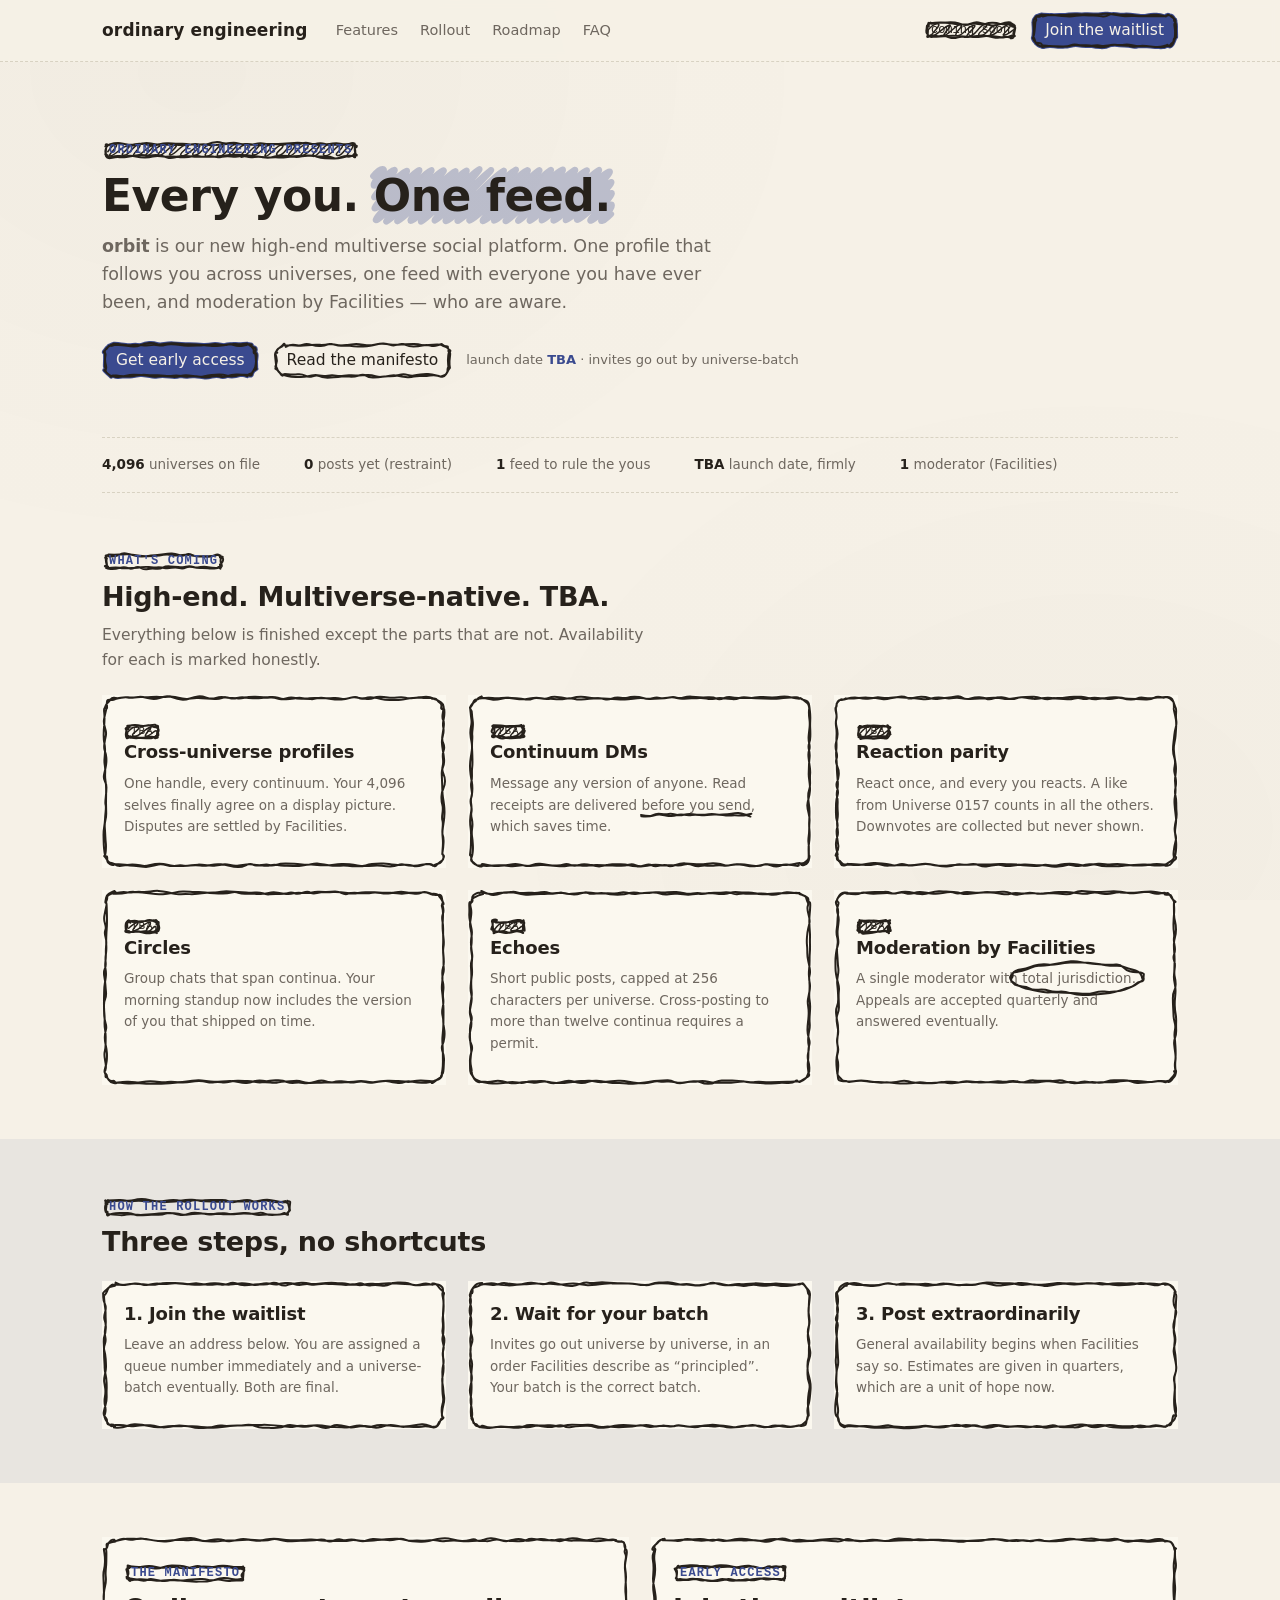
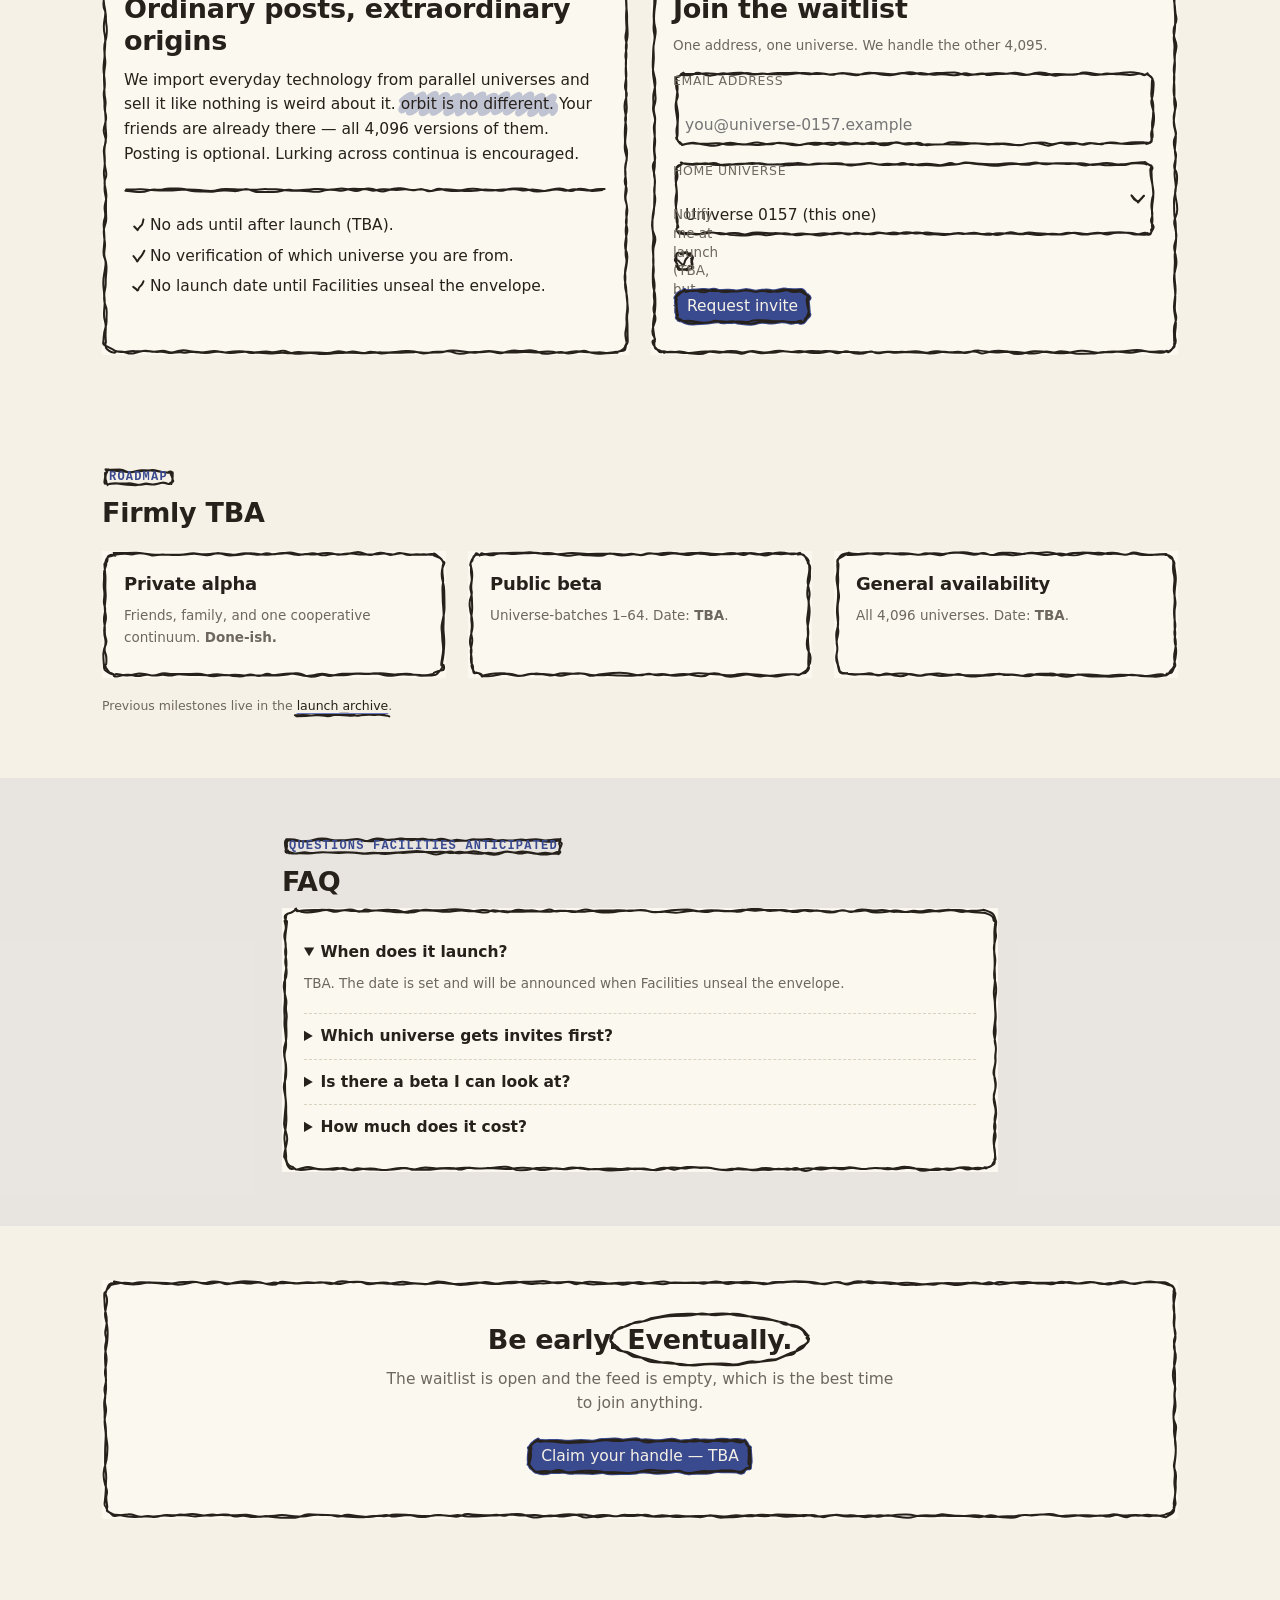
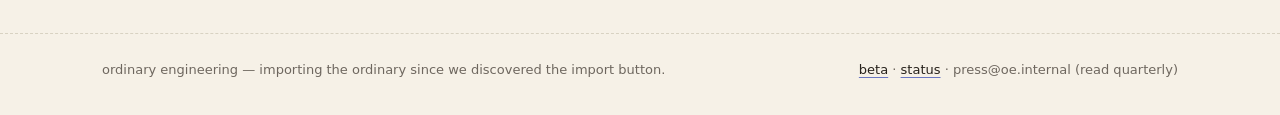
<file: index.html>
<!doctype html>
<html lang="en">
<head>
<meta charset="utf-8">
<meta name="viewport" content="width=device-width, initial-scale=1">
<title>orbit — every you, in one feed · ordinary engineering</title>
<meta name="description" content="orbit is the multiverse social platform from ordinary engineering. One profile, every universe. Join the waitlist — launch date TBA.">
<meta name="author" content="aetheria-loml">
<meta name="theme-color" content="#f6f1e7">
<meta property="og:type" content="website">
<meta property="og:site_name" content="Ordinary Engineering">
<meta property="og:title" content="orbit — every you, in one feed">
<meta property="og:description" content="The multiverse social platform. Coming soon. Join the waitlist.">
<meta property="og:url" content="https://orbit.oe.internal/">
<meta name="twitter:card" content="summary_large_image">
<meta name="twitter:title" content="orbit — every you, in one feed">
<meta name="twitter:description" content="One profile, every universe. Launch date TBA.">
<link rel="icon" href="data:image/svg+xml,%3Csvg xmlns='http://www.w3.org/2000/svg' viewBox='0 0 32 32'%3E%3Ccircle cx='16' cy='16' r='12' fill='none' stroke='%233a4a8f' stroke-width='2.5'/%3E%3Ccircle cx='16' cy='16' r='4' fill='%233a4a8f'/%3E%3C/svg%3E">
<link rel="stylesheet" href="assets/drawably/style.css">
<link rel="stylesheet" href="assets/site.css">
</head>
<body>

<!-- archived pre-launch teaser: https://web.archive.org/web/20260901060000/https://orbit.oe.internal/ -->

<header class="topbar">
  <div class="wrap topbar-in">
    <a class="brand" href="/">ordinary engineering</a>
    <nav class="nav" aria-label="primary">
      <a href="#features">Features</a>
      <a href="#rollout">Rollout</a>
      <a href="#roadmap">Roadmap</a>
      <a href="#faq">FAQ</a>
    </nav>
    <div class="top-actions">
      <span class="dbadge status-pill" data-variant="scribble">coming soon</span>
      <button type="button" data-variant="solid" onclick="document.querySelector('#waitlist').scrollIntoView({behavior:'smooth'})">Join the waitlist</button>
    </div>
  </div>
</header>

<main>
  <!-- hero -->
  <section class="hero">
    <div class="wrap">
      <span class="dbadge eyebrow" data-variant="scribble">ordinary engineering presents</span>
      <h1>Every you. <span data-highlight>One feed.</span></h1>
      <p class="lede"><strong>orbit</strong> is our new high-end multiverse social
      platform. One profile that follows you across universes, one feed with
      everyone you have ever been, and moderation by Facilities — who are aware.</p>
      <div class="hero-cta">
        <button type="button" data-variant="solid" onclick="document.querySelector('#waitlist').scrollIntoView({behavior:'smooth'})">Get early access</button>
        <button type="button" onclick="document.querySelector('#manifesto').scrollIntoView({behavior:'smooth'})">Read the manifesto</button>
        <span class="hero-note">launch date <b class="accent">TBA</b> · invites go out by universe-batch</span>
      </div>
    </div>
  </section>

  <div class="wrap">
    <div class="stat-strip">
      <span><b>4,096</b> universes on file</span>
      <span><b>0</b> posts yet (restraint)</span>
      <span><b>1</b> feed to rule the yous</span>
      <span><b>TBA</b> launch date, firmly</span>
      <span><b>1</b> moderator (Facilities)</span>
    </div>
  </div>

  <!-- features -->
  <section id="features">
    <div class="wrap">
      <span class="eyebrow dbadge">what's coming</span>
      <h2>High-end. Multiverse-native. TBA.</h2>
      <p class="muted" style="max-width:560px">Everything below is finished except
      the parts that are not. Availability for each is marked honestly.</p>
      <div class="grid grid-3" style="margin-top:22px">
        <div class="dcard">
          <span class="dbadge mini" data-variant="scribble">TBA</span>
          <h3>Cross-universe profiles</h3>
          <p class="muted small">One handle, every continuum. Your 4,096 selves
          finally agree on a display picture. Disputes are settled by Facilities.</p>
        </div>
        <div class="dcard">
          <span class="dbadge mini" data-variant="scribble">TBA</span>
          <h3>Continuum DMs</h3>
          <p class="muted small">Message any version of anyone. Read receipts are
          delivered <span data-underline>before you send</span>, which saves time.</p>
        </div>
        <div class="dcard">
          <span class="dbadge mini" data-variant="scribble">TBA</span>
          <h3>Reaction parity</h3>
          <p class="muted small">React once, and every you reacts. A like from
          Universe 0157 counts in all the others. Downvotes are collected but never shown.</p>
        </div>
        <div class="dcard">
          <span class="dbadge mini" data-variant="scribble">TBA</span>
          <h3>Circles</h3>
          <p class="muted small">Group chats that span continua. Your morning standup
          now includes the version of you that shipped on time.</p>
        </div>
        <div class="dcard">
          <span class="dbadge mini" data-variant="scribble">TBA</span>
          <h3>Echoes</h3>
          <p class="muted small">Short public posts, capped at 256 characters per
          universe. Cross-posting to more than twelve continua requires a permit.</p>
        </div>
        <div class="dcard">
          <span class="dbadge mini" data-variant="scribble">TBA</span>
          <h3>Moderation by Facilities</h3>
          <p class="muted small">A single moderator with <span data-circle>total jurisdiction</span>.
          Appeals are accepted quarterly and answered eventually.</p>
        </div>
      </div>
    </div>
  </section>

  <!-- rollout -->
  <section id="rollout" style="background:var(--accent-wash)">
    <div class="wrap">
      <span class="eyebrow dbadge">how the rollout works</span>
      <h2>Three steps, no shortcuts</h2>
      <div class="grid grid-3" style="margin-top:22px">
        <div class="dcard">
          <h3>1. Join the waitlist</h3>
          <p class="muted small">Leave an address below. You are assigned a queue
          number immediately and a universe-batch eventually. Both are final.</p>
        </div>
        <div class="dcard">
          <h3>2. Wait for your batch</h3>
          <p class="muted small">Invites go out universe by universe, in an order
          Facilities describe as <q>principled</q>. Your batch is the correct batch.</p>
        </div>
        <div class="dcard">
          <h3>3. Post extraordinarily</h3>
          <p class="muted small">General availability begins when Facilities say so.
          Estimates are given in quarters, which are a unit of hope now.</p>
        </div>
      </div>
    </div>
  </section>

  <!-- manifesto + waitlist -->
  <section id="manifesto">
    <div class="wrap grid grid-2">
      <div class="dcard">
        <span class="eyebrow dbadge">the manifesto</span>
        <h2>Ordinary posts, extraordinary origins</h2>
        <p>We import everyday technology from parallel universes and sell it like
        nothing is weird about it. <span data-highlight>orbit is no different.</span>
        Your friends are already there — all 4,096 versions of them. Posting is
        optional. Lurking across continua is encouraged.</p>
        <hr class="rule">
        <ul data-list="check">
          <li>No ads until after launch (TBA).</li>
          <li>No verification of which universe you are from.</li>
          <li>No launch date until Facilities unseal the envelope.</li>
        </ul>
      </div>
      <div class="dcard" id="waitlist">
        <span class="eyebrow dbadge">early access</span>
        <h2>Join the waitlist</h2>
        <p class="muted small">One address, one universe. We handle the other 4,095.</p>
        <form id="waitlist-form">
          <label class="fld" data-kind="input">
            <span class="fld-label">Email address</span>
            <input type="email" name="email" placeholder="you@universe-0157.example" required autocomplete="email">
          </label>
          <label class="fld" data-kind="select">
            <span class="fld-label">Home universe</span>
            <select name="universe">
              <option>Universe 0157 (this one)</option>
              <option>Universe 0001 (flagship)</option>
              <option>Universe 4096 (edge)</option>
              <option>Prefer not to say (suspicious)</option>
            </select>
          </label>
          <label class="fld ctl" data-kind="checkbox">
            <input type="checkbox" checked>
            <span class="toggle-text">Notify me at launch (TBA, but firmly)</span>
          </label>
          <p style="margin-top:16px"><button type="submit" data-variant="solid">Request invite</button></p>
          <p class="msg" id="waitlist-msg" hidden></p>
        </form>
      </div>
    </div>
  </section>

  <!-- roadmap -->
  <section id="roadmap">
    <div class="wrap">
      <span class="eyebrow dbadge">roadmap</span>
      <h2>Firmly TBA</h2>
      <div class="grid grid-3" style="margin-top:22px">
        <div class="dcard"><h3>Private alpha</h3><p class="muted small">Friends, family, and one cooperative continuum. <b>Done-ish.</b></p></div>
        <div class="dcard"><h3>Public beta</h3><p class="muted small">Universe-batches 1–64. Date: <b>TBA</b>.</p></div>
        <div class="dcard"><h3>General availability</h3><p class="muted small">All 4,096 universes. Date: <b>TBA</b>.</p></div>
      </div>
      <p class="hint" style="margin-top:18px">Previous milestones live in the <a href="https://web.archive.org/web/20260901060000/https://orbit.oe.internal/" data-underline>launch archive</a>.</p>
    </div>
  </section>

  <!-- faq -->
  <section id="faq" style="background:var(--accent-wash)">
    <div class="wrap" style="max-width:760px">
      <span class="eyebrow dbadge">questions Facilities anticipated</span>
      <h2>FAQ</h2>
      <div class="dcard">
        <details open><summary>When does it launch?</summary><p class="muted small">TBA. The date is set and will be announced when Facilities unseal the envelope.</p></details>
        <details><summary>Which universe gets invites first?</summary><p class="muted small">The correct one. Yours is in a later batch, which is also correct.</p></details>
        <details><summary>Is there a beta I can look at?</summary><p class="muted small">No. Invites go out by universe-batch, in the correct order.</p></details>
        <details><summary>How much does it cost?</summary><p class="muted small">Posting is free. Multiverse cash (ⓜ) is accepted for vanity handles. Refunds are handled by refund-svc, which is very forgiving.</p></details>
      </div>
    </div>
  </section>

  <!-- closing CTA -->
  <section>
    <div class="wrap">
      <div class="dcard center" style="padding:44px 30px">
        <h2>Be early. <span data-circle>Eventually.</span></h2>
        <p class="muted" style="max-width:520px;margin:10px auto 22px">The waitlist is
        open and the feed is empty, which is the best time to join anything.</p>
        <button type="button" data-variant="solid" onclick="document.querySelector('#waitlist').scrollIntoView({behavior:'smooth'})">Claim your handle — TBA</button>
      </div>
    </div>
  </section>
</main>

<footer class="pagefoot">
  <div class="wrap">
    <span>ordinary engineering — importing the ordinary since we discovered the import button.</span>
    <span><a href="/beta/">beta</a> · <a href="/status">status</a> · press@oe.internal (read quarterly)</span>
  </div>
</footer>

<script type="module" src="assets/app.js"></script>
</body>
</html>
</file>
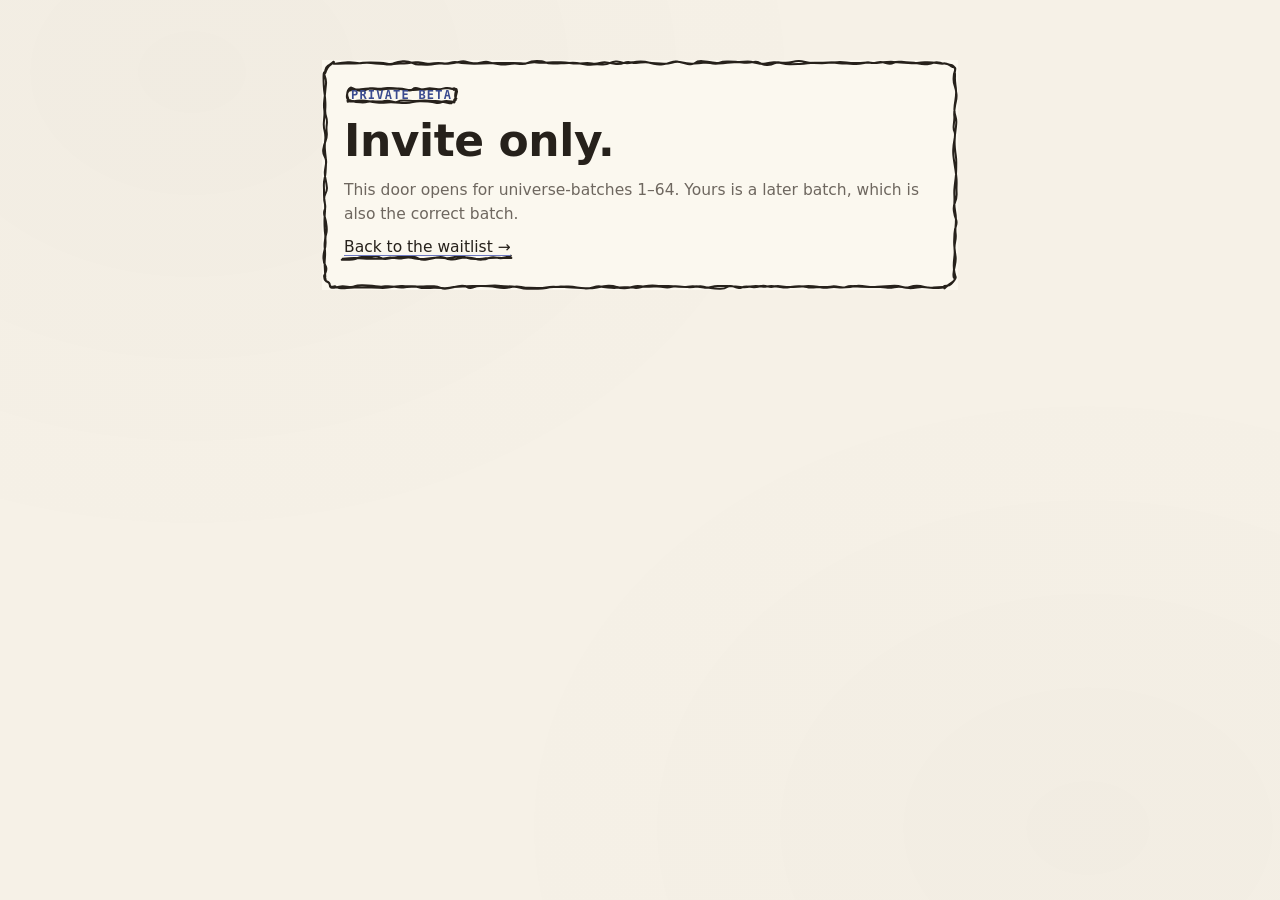
<file: beta/index.html>
<!doctype html>
<html lang="en">
<head>
<meta charset="utf-8">
<meta name="viewport" content="width=device-width, initial-scale=1">
<title>beta — invite only · orbit</title>
<meta name="description" content="The orbit private beta is invite-only and currently empty.">
<link rel="stylesheet" href="../assets/drawably/style.css">
<link rel="stylesheet" href="../assets/site.css">
</head>
<body>
<main class="wrap" style="max-width:680px;padding-top:60px">
  <div class="dcard">
    <span class="dbadge eyebrow">private beta</span>
    <h1>Invite only.</h1>
    <p class="muted">This door opens for universe-batches 1–64. Yours is a later
    batch, which is also the correct batch.</p>
    <p><a href="/" data-underline>Back to the waitlist →</a></p>
  </div>
</main>
<script type="module">
import { drawablyBadge, drawablyButton, drawablyCard, drawablyUnderline } from "../assets/drawably/index.js";
try { document.querySelectorAll(".dcard").forEach((el) => drawablyCard(el)); } catch {}
try { document.querySelectorAll(".dbadge").forEach((el) => drawablyBadge(el, { variant: "outline" })); } catch {}
try { document.querySelectorAll("button").forEach((el) => drawablyButton(el, { variant: "outline" })); } catch {}
try { document.querySelectorAll("[data-underline]").forEach((el) => drawablyUnderline(el)); } catch {}
</script>
</body>
</html>
</file>
<file: assets/drawably/style.css>
.drawably-host {
  --drawably-ease: cubic-bezier(0.2, 0, 0, 1);
  position: relative;
  isolation: isolate;
  font-family: Inter, system-ui, sans-serif;
}

.drawably-svg {
  position: absolute;
  inset: 0;
  width: 100%;
  height: 100%;
  overflow: visible;
  pointer-events: none;
  z-index: -1;
}

.drawably-svg path {
  fill: none;
  stroke: var(--drawably-ink, var(--drawably-stroke, #2724d1));
  stroke-width: var(--drawably-width, 2);
  stroke-linecap: round;
  stroke-linejoin: round;
}

/* one animation on the svg steps a frame counter; every path derives its
   opacity from the inherited value in the same style pass, so frames can never
   sample out of step with each other (three per-path animations flashed blank
   on tab refocus when their clocks re-aligned separately) */
@property --drawably-frame {
  syntax: "<integer>";
  inherits: true;
  initial-value: 0;
}

.drawably-svg {
  --drawably-frame: 0;
  animation: drawably-boil 1200ms step-end infinite;
}

@keyframes drawably-boil {
  0% { --drawably-frame: 0; }
  33.33% { --drawably-frame: 1; }
  66.67% { --drawably-frame: 2; }
}

/* 1 when the counter equals this frame's index, 0 for the other two */
.drawably-boil {
  --drawably-i: 0;
  opacity: clamp(0, 1 - (var(--drawably-frame) - var(--drawably-i)) * (var(--drawably-frame) - var(--drawably-i)), 1);
}

.drawably-boil[data-i="1"] {
  --drawably-i: 1;
}

.drawably-boil[data-i="2"] {
  --drawably-i: 2;
}

.drawably-svg .drawably-blob {
  fill: var(--drawably-ink, var(--drawably-fill, #2724d1));
  stroke: var(--drawably-ink, var(--drawably-fill, #2724d1));
  stroke-width: 4;
}

.drawably-svg .drawably-scribble {
  stroke-width: 1.5;
}

.drawably-button {
  display: inline-flex;
  align-items: center;
  justify-content: center;
  padding: 6px 14px;
  border: 0;
  background: none;
  font: inherit;
  font-family: Inter, system-ui, sans-serif;
  color: var(--drawably-ink, var(--drawably-stroke, #2724d1));
  cursor: pointer;
  outline: none;
  transition: transform 120ms ease;
}

/* press: the pen pushes into the paper — the sketch sinks and the outline
   thickens; hover lifts it and tints the inside with the stroke at 10%, the
   same wash the picker uses for its hovered option */
.drawably-button:active {
  transform: translateY(1px) scale(0.98);
}

.drawably-button .drawably-outline {
  transition: stroke-width 120ms ease, fill 120ms ease;
}

.drawably-button:active .drawably-outline {
  stroke-width: calc(var(--drawably-width, 2) * 1.4);
}

@media (hover: hover) {
  .drawably-button:hover:not(:disabled, [data-state="loading"]) {
    transform: translateY(-1px);
  }

  .drawably-button:not(.drawably-button--solid):hover:not(:disabled) .drawably-outline {
    fill: color-mix(in srgb, var(--drawably-ink, var(--drawably-stroke, #2724d1)) 10%, transparent);
  }

  .drawably-button:hover:active {
    transform: translateY(1px) scale(0.98);
  }
}

.drawably-button:disabled {
  cursor: not-allowed;
  opacity: 0.45;
  transform: none;
}

.drawably-button--neutral {
  --drawably-stroke: #6e675f;
  --drawably-fill: #6e675f;
}

.drawably-button--danger {
  --drawably-stroke: var(--drawably-error, #d12724);
  --drawably-fill: var(--drawably-error, #d12724);
}

.drawably-button[data-state="error"] {
  --drawably-ink: var(--drawably-error, #d12724);
}

.drawably-button[data-state="success"] {
  --drawably-ink: var(--drawably-success, #188a42);
}

.drawably-button[data-state="loading"] {
  cursor: progress;
  opacity: 0.6;
}

.drawably-button[data-state="loading"] .drawably-svg {
  animation-duration: 450ms;
}

.drawably-button--solid {
  color: var(--drawably-paper, #fff);
}

.drawably-svg .drawably-focus {
  visibility: hidden;
  stroke-width: 1.5;
}

.drawably-host:is(:focus-visible, :has(:focus-visible)) .drawably-focus {
  visibility: visible;
}

.drawably-checkbox,
.drawably-radio {
  display: inline-block;
  width: 22px;
  height: 22px;
}

.drawably-toggle {
  display: inline-block;
  width: 44px;
  height: 24px;
}

:is(.drawably-checkbox, .drawably-radio, .drawably-toggle) input {
  position: absolute;
  inset: 0;
  width: 100%;
  height: 100%;
  margin: 0;
  opacity: 0;
  cursor: pointer;
}

.drawably-svg .drawably-dot {
  fill: var(--drawably-ink, var(--drawably-fill, #2724d1));
  stroke: var(--drawably-ink, var(--drawably-fill, #2724d1));
  visibility: hidden;
  transform: scale(0.5);
  transform-box: fill-box;
  transform-origin: center;
  transition: transform 160ms var(--drawably-ease);
}

.drawably-radio[data-checked] .drawably-dot {
  visibility: visible;
  transform: scale(1);
}

.drawably-svg .drawably-knob {
  transition: transform 160ms var(--drawably-ease);
}

/* travel = toggle width 44px minus height 24px; resizing the toggle in CSS
   means overriding this too */
.drawably-toggle[data-checked] .drawably-knob {
  transform: translateX(20px);
}

.drawably-divider {
  display: block;
  height: 10px;
  border: 0;
}

.drawably-svg .drawably-check {
  stroke-dasharray: 1;
  stroke-dashoffset: 1;
  transition: stroke-dashoffset 240ms var(--drawably-ease);
}

.drawably-checkbox[data-checked] .drawably-check {
  stroke-dashoffset: 0;
}

.drawably-inputbox,
.drawably-textarea,
.drawably-select {
  display: inline-block;
}

:is(.drawably-inputbox, .drawably-textarea, .drawably-select) :is(input, textarea, select) {
  border: 0;
  background: none;
  font: inherit;
  color: inherit;
  padding: 8px 12px;
  width: 100%;
  box-sizing: border-box;
  outline: none;
}

.drawably-textarea textarea {
  display: block;
  resize: vertical;
}

/* right padding reserves the gutter the sketched chevron sits in */
.drawably-select select {
  appearance: none;
  padding-right: 34px;
  cursor: pointer;
}

/* Chromium's customisable select lets the options list be styled and renders
   the select's children inside it, which is where the .drawably-picker frame
   lives; elsewhere the OS draws the popup and this block is ignored */
@supports (appearance: base-select) {
  .drawably-select select,
  .drawably-select select::picker(select) {
    appearance: base-select;
  }

  .drawably-select select::picker-icon {
    display: none;
  }

  /* the picker is a fixed-position popover, so the absolute frame fills it.
     ponytail: it scrolls with a long option list; clip the frame if that shows */
  .drawably-select select::picker(select) {
    margin-top: 4px;
    padding: 6px;
    border: 0;
    background: var(--drawably-paper, #fff);
    color: inherit;
    font: inherit;
  }

  .drawably-select option {
    padding: 4px 8px;
    border-radius: 3px;
  }

  .drawably-select option:is(:hover, :focus-visible) {
    background: color-mix(in srgb, var(--drawably-stroke, #2724d1) 10%, transparent);
  }

  /* every option gets the same empty box so text lines up whether or not it
     is chosen; the chosen one paints the attacher's sketched check through it.
     Chromium lays the option out as flex with a 0.5em gap, so no margin here */
  .drawably-select option::checkmark {
    content: "";
    display: inline-block;
    width: 0.875em;
    height: 0.875em;
  }

  .drawably-select option:checked::checkmark {
    background: var(--drawably-ink, var(--drawably-stroke, #2724d1));
    mask: var(--drawably-check) center / contain no-repeat;
  }
}

.drawably-badge {
  display: inline-block;
  padding: 1px 7px;
  font:
    500 12px/1.4 Geist Mono,
    ui-monospace,
    monospace;
  color: var(--drawably-ink, var(--drawably-stroke, #2724d1));
}

/* padding is the gutter the marker is drawn into (see MARKER_LEFT) */
.drawably-list {
  list-style: none;
  padding-left: 24px;
}

.drawably-card {
  padding: 16px;
}

/* marker wash: stroke as wide as the scribble gap so the hatching reads as
   one swipe, multiplied so the text stays legible over it. stroke-opacity,
   not opacity — the boil keyframes animate opacity and would override it */
.drawably-svg .drawably-wash {
  stroke: var(--drawably-ink, var(--drawably-fill, #2724d1));
  stroke-width: 6;
  stroke-opacity: 0.3;
  mix-blend-mode: multiply;
}

/* text decorations sit on body copy, where the 2px control stroke reads heavy */
:is(.drawably-underline, .drawably-circle) .drawably-svg path {
  stroke-width: var(--drawably-width, 1.5);
}

/* body-level overlay positioned in document coordinates by the attacher;
   sits above content since it annotates it */
.drawably-arrow {
  inset: auto;
  z-index: 1;
}

@media (prefers-reduced-motion: reduce) {
  .drawably-svg {
    animation: none;
  }
  .drawably-svg .drawably-check,
  .drawably-svg .drawably-dot,
  .drawably-svg .drawably-knob {
    transition: none;
  }
}
</file>
<file: assets/site.css>
/* orbit — waitlist site (consumes drawably for all chrome)
 *
 * Design language: washed-out monochrome ink-sketch on paper. The only
 * category signal is the accent hue; everything else is near-black ink on
 * warm off-white paper.
 *
 * All hand-drawn chrome comes from the drawably vendor sheet via
 * assets/app.js (button / card / input / select / checkbox / divider /
 * badge / list / underline / highlight / circle). This file carries layout
 * and type only — it never fakes sketchwork with CSS borders, shadows, or
 * washes. Theme reaches the sketches through the --drawably-* properties.
 */
:root {
  --paper: #f6f1e7;
  --paper-2: #eee8d9;
  --ink: #26211b;
  --ink-soft: #6e675f;
  --line: #d8d2c2;
  --accent: #3a4a8f;   /* OSINT category accent */
  --accent-soft: #6b78c2;
  --accent-wash: rgba(58, 74, 143, 0.07);
  --danger: #b3442f;
  --ok: #188a42;
  --card: #fbf8ef;

  --drawably-stroke: #26211b;
  --drawably-fill: #3a4a8f;
  --drawably-paper: #f6f1e7;
  --drawably-width: 2;
  --drawably-error: #b3442f;
  --drawably-success: #188a42;
}

* { box-sizing: border-box; }

html { -webkit-text-size-adjust: 100%; }

body {
  margin: 0;
  background: var(--paper);
  color: var(--ink);
  font-family: Inter, system-ui, -apple-system, "Segoe UI", sans-serif;
  font-size: 15.5px;
  line-height: 1.6;
}

body::before {
  content: "";
  position: fixed;
  inset: 0;
  pointer-events: none;
  z-index: -2;
  background:
    radial-gradient(ellipse at 15% 8%, rgba(38, 33, 27, 0.025), transparent 42%),
    radial-gradient(ellipse at 85% 92%, rgba(38, 33, 27, 0.02), transparent 40%);
}

.wrap { max-width: 1120px; margin: 0 auto; padding: 0 22px; }

a { color: var(--ink); text-decoration-color: var(--accent-soft); text-underline-offset: 3px; }
a:hover { color: var(--accent); }
h1, h2, h3 { line-height: 1.2; letter-spacing: -0.01em; margin: 0 0 10px; }
h1 { font-size: 44px; font-weight: 800; }
h2 { font-size: 27px; font-weight: 750; }
h3 { font-size: 18px; font-weight: 700; }
p { margin: 8px 0; }
.muted { color: var(--ink-soft); }
.small { font-size: 13.5px; }
.hint { color: var(--ink-soft); font-size: 12.5px; }
.mono { font-family: ui-monospace, "SF Mono", Menlo, monospace; font-size: 0.92em; }
.accent { color: var(--accent); }

/* ---------- top bar ---------- */
.topbar {
  position: sticky; top: 0; z-index: 40;
  background: color-mix(in srgb, var(--paper) 92%, transparent);
  backdrop-filter: blur(4px);
  border-bottom: 1px dashed var(--line);
}
.topbar-in { display: flex; align-items: center; gap: 26px; padding-top: 12px; padding-bottom: 12px; }
.brand { font-weight: 800; font-size: 17px; letter-spacing: 0.01em; text-decoration: none; }
.nav { display: flex; gap: 18px; font-size: 14.5px; }
.nav a { text-decoration: none; color: var(--ink-soft); padding: 2px 2px; }
.nav a:hover { color: var(--ink); }
.top-actions { margin-left: auto; display: flex; align-items: center; gap: 14px; }

/* ---------- layout blocks ---------- */
section { padding: 54px 0; }
.grid { display: grid; gap: 22px; }
.grid-2 { grid-template-columns: repeat(2, 1fr); }
.grid-3 { grid-template-columns: repeat(3, 1fr); }
@media (max-width: 900px) { .grid-3 { grid-template-columns: repeat(2, 1fr); } }
@media (max-width: 720px) { .grid-2, .grid-3 { grid-template-columns: 1fr; } h1 { font-size: 34px; } }

/* sketched containers are drawn by drawablyCard; layout only here */
.dcard { padding: 22px; background: var(--card); }
.center { text-align: center; }

.eyebrow {
  display: inline-block; font-size: 12px; letter-spacing: .1em; text-transform: uppercase;
  color: var(--accent); font-weight: 700; margin-bottom: 10px;
}

/* ---------- hero ---------- */
.hero { padding: 74px 0 58px; }
.hero h1 { max-width: 720px; }
.hero .lede { max-width: 640px; font-size: 17.5px; color: var(--ink-soft); }
.hero-cta { display: flex; gap: 14px; margin-top: 26px; align-items: center; flex-wrap: wrap; }
.hero-note { font-size: 13px; color: var(--ink-soft); }

.stat-strip {
  display: flex; flex-wrap: wrap; gap: 10px 44px; padding: 16px 0;
  border-block: 1px dashed var(--line); font-size: 13.5px; color: var(--ink-soft);
}
.stat-strip b { color: var(--ink); }

/* ---------- controls (chrome drawn by drawably) ---------- */
button { font: inherit; color: inherit; background: none; border: none; cursor: pointer; }

/* field wrappers: box drawn by drawablyInput/Select/Checkbox; layout only */
.fld { display: block; margin-top: 14px; }
.fld-label { display: block; font-size: 12.5px; letter-spacing: .05em; text-transform: uppercase; color: var(--ink-soft); margin-bottom: 13px; }
.fld input[type="text"], .fld input[type="email"], .fld select {
  width: 100%; font: inherit; color: var(--ink); background: transparent;
  border: none; outline: none; padding: 9px 12px;
}
.fld.ctl { display: flex; align-items: center; gap: 9px; line-height: 1.4; cursor: pointer; }
.fld.ctl input { width: auto; }
.toggle-text { font-size: 13.5px; color: var(--ink-soft); }

.msg { margin-top: 12px; font-size: 14px; }
.msg.ok { color: var(--ok); }

/* text styling only — marker wash / circle / underline drawn by drawably */
.hl { padding: 1px 5px; }

/* sketched tag frame drawn by drawablyBadge */
.dbadge.mini { font-size: 11px; letter-spacing: .08em; text-transform: uppercase; }

/* host for drawablyDivider */
.rule { border: none; height: 10px; margin: 18px 0; }

/* gutter reserves room for sketched markers drawn by drawablyList */
ul[data-list] { list-style: none; margin: 0; padding-left: 26px; }
ul[data-list] li { margin: 6px 0; }

/* faq */
details { padding: 10px 0; }
details + details { border-top: 1px dashed var(--line); }
summary { cursor: pointer; font-weight: 700; }

/* ---------- footer ---------- */
.pagefoot {
  margin-top: 60px; padding: 26px 0 40px; border-top: 1px dashed var(--line);
  color: var(--ink-soft); font-size: 13px;
}
.pagefoot .wrap { display: flex; flex-wrap: wrap; gap: 8px 30px; justify-content: space-between; }

@media (prefers-reduced-motion: reduce) {
  * { transition: none !important; }
}
</file>
